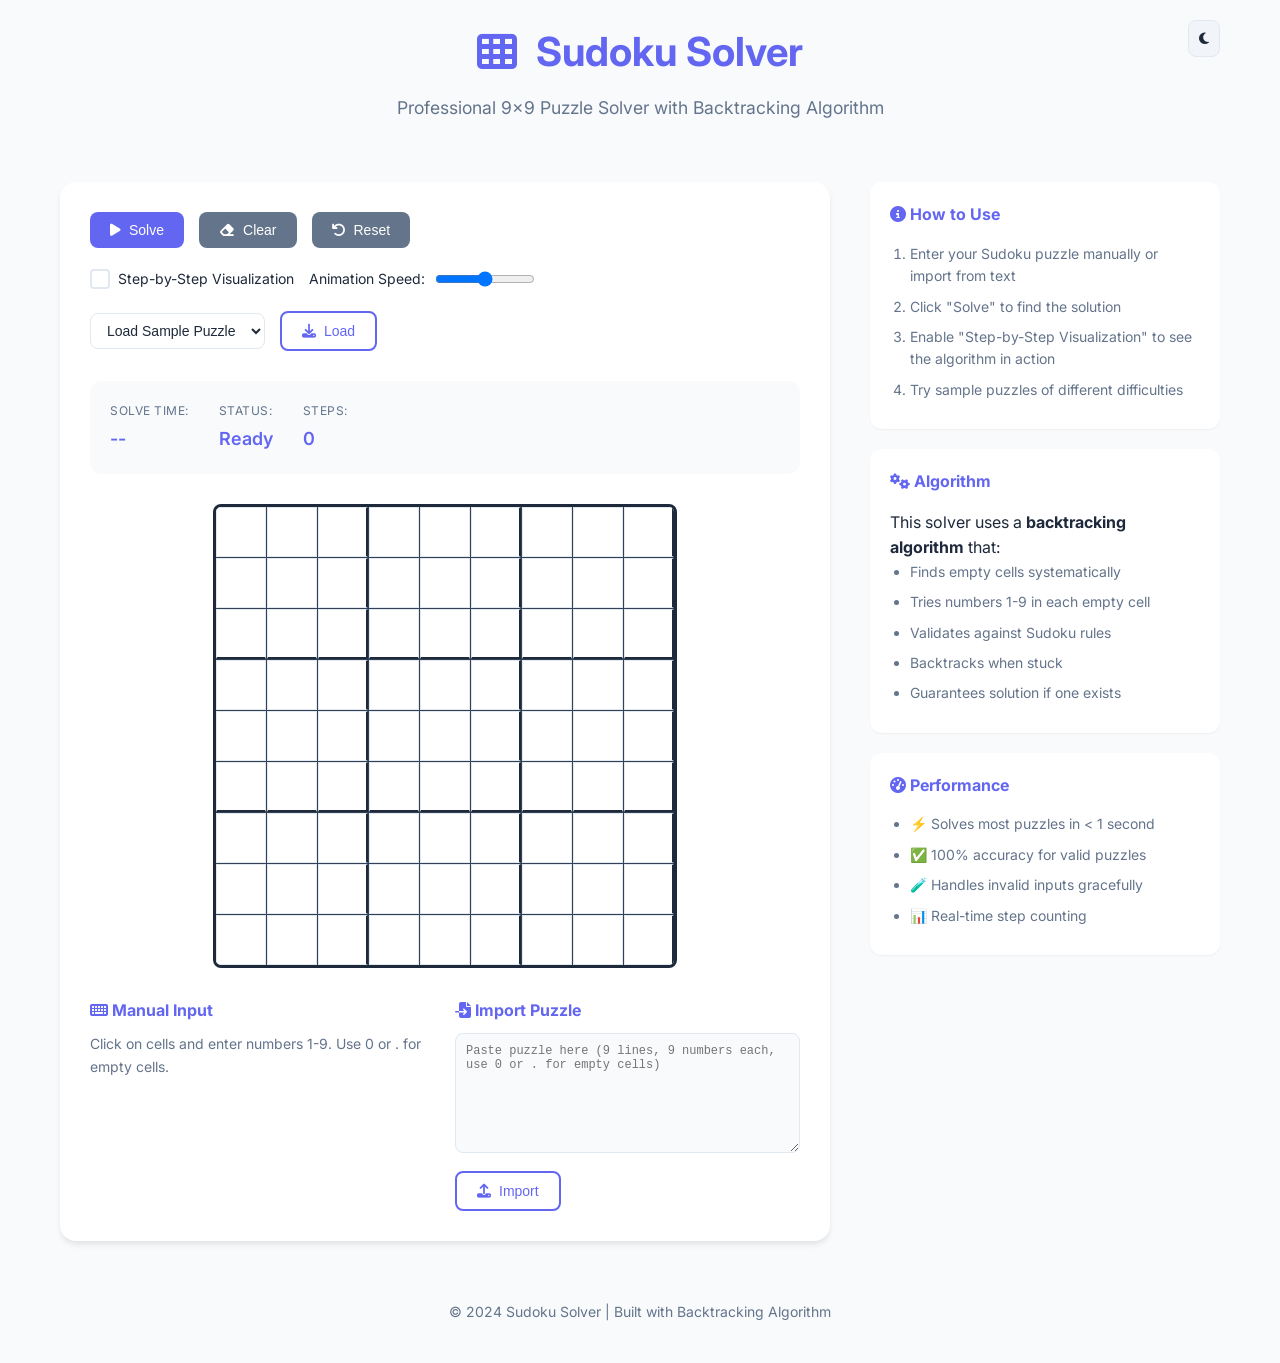
<file: index.html>
<!DOCTYPE html>
<html lang="en">
<head>
    <meta charset="UTF-8">
    <meta name="viewport" content="width=device-width, initial-scale=1.0">
    <title>Sudoku Solver - Professional Puzzle Solver</title>
    <link rel="stylesheet" href="styles.css">
    <link href="https://fonts.googleapis.com/css2?family=Inter:wght@300;400;500;600;700&display=swap" rel="stylesheet">
    <link rel="stylesheet" href="https://cdnjs.cloudflare.com/ajax/libs/font-awesome/6.4.0/css/all.min.css">
</head>
<body>
    <div class="container">
        <header>
            <h1><i class="fas fa-th"></i> Sudoku Solver</h1>
            <p class="subtitle">Professional 9×9 Puzzle Solver with Backtracking Algorithm</p>
            <div class="theme-toggle">
                <button id="themeToggle" class="btn-icon">
                    <i class="fas fa-moon"></i>
                </button>
            </div>
        </header>

        <main>
            <div class="solver-section">
                <div class="controls">
                    <div class="control-group">
                        <button id="solveBtn" class="btn btn-primary">
                            <i class="fas fa-play"></i> Solve
                        </button>
                        <button id="clearBtn" class="btn btn-secondary">
                            <i class="fas fa-eraser"></i> Clear
                        </button>
                        <button id="resetBtn" class="btn btn-secondary">
                            <i class="fas fa-undo"></i> Reset
                        </button>
                    </div>
                    
                    <div class="control-group">
                        <label class="checkbox-label">
                            <input type="checkbox" id="visualizeMode">
                            <span class="checkmark"></span>
                            Step-by-Step Visualization
                        </label>
                        <div class="speed-control">
                            <label for="speedSlider">Animation Speed:</label>
                            <input type="range" id="speedSlider" min="1" max="100" value="50">
                        </div>
                    </div>

                    <div class="control-group">
                        <select id="difficultySelect" class="select">
                            <option value="">Load Sample Puzzle</option>
                            <option value="easy">Easy</option>
                            <option value="medium">Medium</option>
                            <option value="hard">Hard</option>
                            <option value="expert">Expert</option>
                        </select>
                        <button id="loadSampleBtn" class="btn btn-outline">
                            <i class="fas fa-download"></i> Load
                        </button>
                    </div>
                </div>

                <div class="stats">
                    <div class="stat-item">
                        <span class="stat-label">Solve Time:</span>
                        <span id="solveTime" class="stat-value">--</span>
                    </div>
                    <div class="stat-item">
                        <span class="stat-label">Status:</span>
                        <span id="status" class="stat-value">Ready</span>
                    </div>
                    <div class="stat-item">
                        <span class="stat-label">Steps:</span>
                        <span id="steps" class="stat-value">0</span>
                    </div>
                </div>

                <div class="sudoku-grid-container">
                    <div id="sudokuGrid" class="sudoku-grid"></div>
                </div>

                <div class="input-methods">
                    <div class="input-method">
                        <h3><i class="fas fa-keyboard"></i> Manual Input</h3>
                        <p>Click on cells and enter numbers 1-9. Use 0 or . for empty cells.</p>
                    </div>
                    <div class="input-method">
                        <h3><i class="fas fa-file-import"></i> Import Puzzle</h3>
                        <textarea id="puzzleInput" placeholder="Paste puzzle here (9 lines, 9 numbers each, use 0 or . for empty cells)"></textarea>
                        <button id="importBtn" class="btn btn-outline">
                            <i class="fas fa-upload"></i> Import
                        </button>
                    </div>
                </div>
            </div>

            <div class="info-section">
                <div class="info-card">
                    <h3><i class="fas fa-info-circle"></i> How to Use</h3>
                    <ol>
                        <li>Enter your Sudoku puzzle manually or import from text</li>
                        <li>Click "Solve" to find the solution</li>
                        <li>Enable "Step-by-Step Visualization" to see the algorithm in action</li>
                        <li>Try sample puzzles of different difficulties</li>
                    </ol>
                </div>

                <div class="info-card">
                    <h3><i class="fas fa-cogs"></i> Algorithm</h3>
                    <p>This solver uses a <strong>backtracking algorithm</strong> that:</p>
                    <ul>
                        <li>Finds empty cells systematically</li>
                        <li>Tries numbers 1-9 in each empty cell</li>
                        <li>Validates against Sudoku rules</li>
                        <li>Backtracks when stuck</li>
                        <li>Guarantees solution if one exists</li>
                    </ul>
                </div>

                <div class="info-card">
                    <h3><i class="fas fa-tachometer-alt"></i> Performance</h3>
                    <ul>
                        <li>⚡ Solves most puzzles in &lt; 1 second</li>
                        <li>✅ 100% accuracy for valid puzzles</li>
                        <li>🧪 Handles invalid inputs gracefully</li>
                        <li>📊 Real-time step counting</li>
                    </ul>
                </div>
            </div>
        </main>

        <footer>
            <p>&copy; 2024 Sudoku Solver | Built with Backtracking Algorithm</p>
        </footer>
    </div>

    <div id="notification" class="notification"></div>

    <script src="script.js"></script>
</body>
</html>
</file>
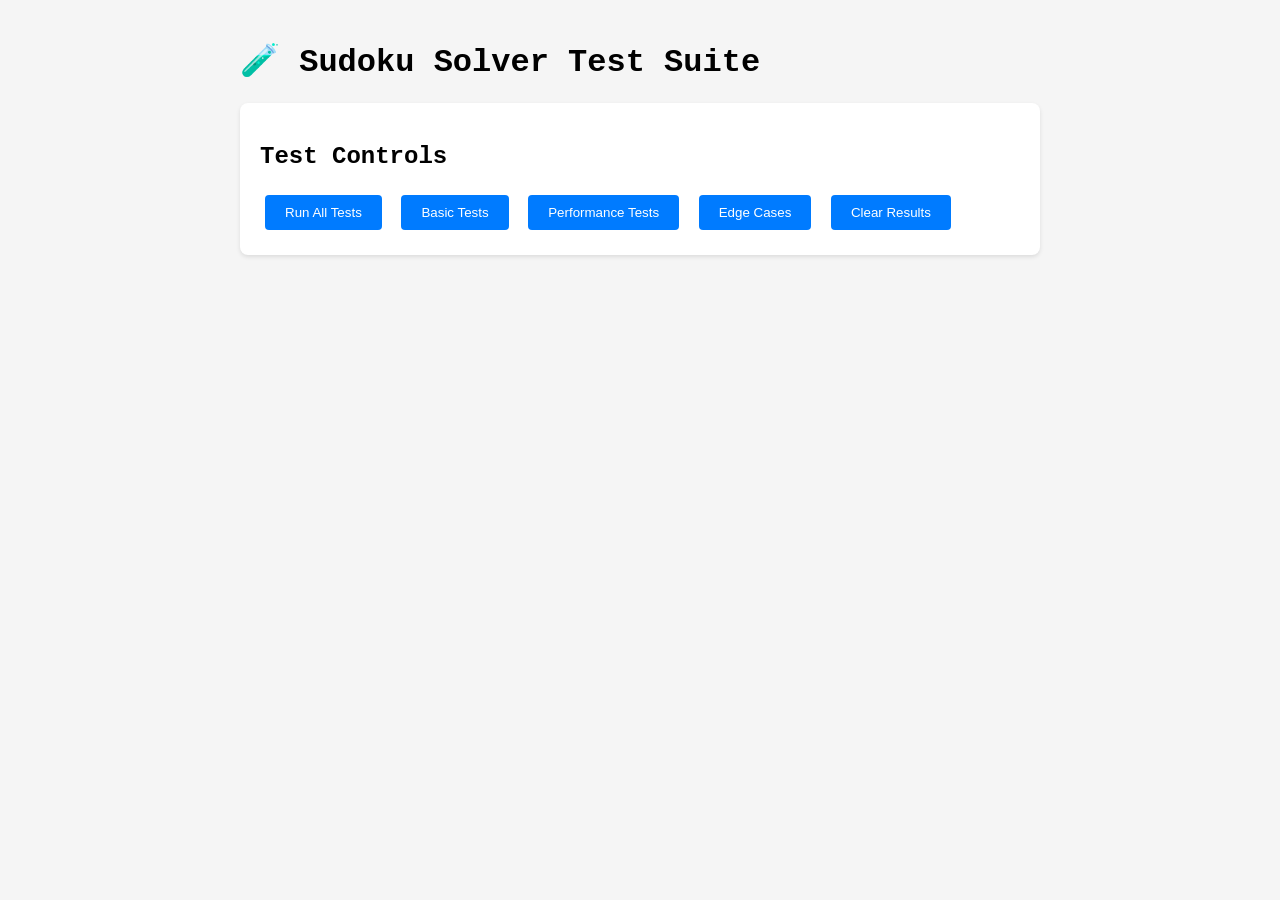
<file: test.html>
<!DOCTYPE html>
<html lang="en">
<head>
    <meta charset="UTF-8">
    <meta name="viewport" content="width=device-width, initial-scale=1.0">
    <title>Sudoku Solver - Test Suite</title>
    <style>
        body {
            font-family: 'Courier New', monospace;
            max-width: 800px;
            margin: 0 auto;
            padding: 20px;
            background: #f5f5f5;
        }
        .test-container {
            background: white;
            padding: 20px;
            border-radius: 8px;
            margin-bottom: 20px;
            box-shadow: 0 2px 4px rgba(0,0,0,0.1);
        }
        .test-result {
            padding: 10px;
            margin: 5px 0;
            border-radius: 4px;
        }
        .pass {
            background: #d4edda;
            color: #155724;
            border: 1px solid #c3e6cb;
        }
        .fail {
            background: #f8d7da;
            color: #721c24;
            border: 1px solid #f5c6cb;
        }
        .info {
            background: #d1ecf1;
            color: #0c5460;
            border: 1px solid #bee5eb;
        }
        button {
            background: #007bff;
            color: white;
            border: none;
            padding: 10px 20px;
            border-radius: 4px;
            cursor: pointer;
            margin: 5px;
        }
        button:hover {
            background: #0056b3;
        }
        pre {
            background: #f8f9fa;
            padding: 10px;
            border-radius: 4px;
            overflow-x: auto;
        }
    </style>
</head>
<body>
    <h1>🧪 Sudoku Solver Test Suite</h1>
    
    <div class="test-container">
        <h2>Test Controls</h2>
        <button onclick="runAllTests()">Run All Tests</button>
        <button onclick="runBasicTests()">Basic Tests</button>
        <button onclick="runPerformanceTests()">Performance Tests</button>
        <button onclick="runEdgeCaseTests()">Edge Cases</button>
        <button onclick="clearResults()">Clear Results</button>
    </div>

    <div id="results"></div>

    <script src="script.js"></script>
    <script>
        let solver;
        let testResults = [];

        function initializeSolver() {
            solver = new SudokuSolver();
        }

        function clearResults() {
            document.getElementById('results').innerHTML = '';
            testResults = [];
        }

        function addResult(testName, passed, message, details = '') {
            const result = {
                name: testName,
                passed: passed,
                message: message,
                details: details
            };
            testResults.push(result);
            displayResult(result);
        }

        function displayResult(result) {
            const resultsDiv = document.getElementById('results');
            const resultDiv = document.createElement('div');
            resultDiv.className = `test-result ${result.passed ? 'pass' : 'fail'}`;
            
            let content = `<strong>${result.name}:</strong> ${result.message}`;
            if (result.details) {
                content += `<pre>${result.details}</pre>`;
            }
            
            resultDiv.innerHTML = content;
            resultsDiv.appendChild(resultDiv);
        }

        function addInfo(message) {
            const resultsDiv = document.getElementById('results');
            const infoDiv = document.createElement('div');
            infoDiv.className = 'test-result info';
            infoDiv.innerHTML = `<strong>Info:</strong> ${message}`;
            resultsDiv.appendChild(infoDiv);
        }

        // Test Helper Functions
        function createTestGrid(puzzleString) {
            const grid = Array(9).fill().map(() => Array(9).fill(0));
            for (let row = 0; row < 9; row++) {
                for (let col = 0; col < 9; col++) {
                    const char = puzzleString[row * 9 + col];
                    grid[row][col] = char === '0' || char === '.' ? 0 : parseInt(char);
                }
            }
            return grid;
        }

        function gridToString(grid) {
            return grid.map(row => row.join('')).join('\n');
        }

        function isValidSudoku(grid) {
            // Check rows
            for (let row = 0; row < 9; row++) {
                const seen = new Set();
                for (let col = 0; col < 9; col++) {
                    const val = grid[row][col];
                    if (val !== 0) {
                        if (seen.has(val)) return false;
                        seen.add(val);
                    }
                }
            }

            // Check columns
            for (let col = 0; col < 9; col++) {
                const seen = new Set();
                for (let row = 0; row < 9; row++) {
                    const val = grid[row][col];
                    if (val !== 0) {
                        if (seen.has(val)) return false;
                        seen.add(val);
                    }
                }
            }

            // Check 3x3 boxes
            for (let boxRow = 0; boxRow < 3; boxRow++) {
                for (let boxCol = 0; boxCol < 3; boxCol++) {
                    const seen = new Set();
                    for (let row = boxRow * 3; row < boxRow * 3 + 3; row++) {
                        for (let col = boxCol * 3; col < boxCol * 3 + 3; col++) {
                            const val = grid[row][col];
                            if (val !== 0) {
                                if (seen.has(val)) return false;
                                seen.add(val);
                            }
                        }
                    }
                }
            }

            return true;
        }

        // Basic Tests
        function runBasicTests() {
            addInfo('Running Basic Tests...');

            // Test 1: Empty Grid
            try {
                const emptyGrid = Array(9).fill().map(() => Array(9).fill(0));
                solver.copyGrid(emptyGrid, solver.grid);
                const result = solver.solveWithBacktracking();
                addResult('Empty Grid Test', result !== false, 
                    result !== false ? 'PASS - Empty grid can be solved' : 'FAIL - Empty grid solving failed');
            } catch (error) {
                addResult('Empty Grid Test', false, `FAIL - Error: ${error.message}`);
            }

            // Test 2: Valid Easy Puzzle
            try {
                const easyPuzzle = "530070000600195000098000060800060003400803001700020006060000280000419005000080079";
                const testGrid = createTestGrid(easyPuzzle);
                solver.copyGrid(testGrid, solver.grid);
                const result = solver.solveWithBacktracking();
                const isValid = result && isValidSudoku(solver.grid);
                addResult('Easy Puzzle Test', isValid, 
                    isValid ? 'PASS - Easy puzzle solved correctly' : 'FAIL - Easy puzzle solution invalid',
                    isValid ? gridToString(solver.grid) : '');
            } catch (error) {
                addResult('Easy Puzzle Test', false, `FAIL - Error: ${error.message}`);
            }

            // Test 3: Invalid Input Detection
            try {
                const invalidPuzzle = "530070000600195000098000060800060003400803001700020006060000280000419005000080079";
                const testGrid = createTestGrid(invalidPuzzle);
                // Make it invalid by adding a duplicate
                testGrid[0][0] = 5;
                testGrid[0][1] = 5;
                solver.copyGrid(testGrid, solver.grid);
                const isValid = solver.validateGrid();
                addResult('Invalid Input Detection', !isValid, 
                    !isValid ? 'PASS - Invalid input detected' : 'FAIL - Invalid input not detected');
            } catch (error) {
                addResult('Invalid Input Detection', false, `FAIL - Error: ${error.message}`);
            }

            // Test 4: Already Solved Puzzle
            try {
                const solvedPuzzle = "534678912672195348198342567859761423426853791713924856961537284287419635345286179";
                const testGrid = createTestGrid(solvedPuzzle);
                solver.copyGrid(testGrid, solver.grid);
                const result = solver.solveWithBacktracking();
                const isValid = result && isValidSudoku(solver.grid);
                addResult('Solved Puzzle Test', isValid, 
                    isValid ? 'PASS - Already solved puzzle handled correctly' : 'FAIL - Solved puzzle handling failed');
            } catch (error) {
                addResult('Solved Puzzle Test', false, `FAIL - Error: ${error.message}`);
            }
        }

        // Performance Tests
        function runPerformanceTests() {
            addInfo('Running Performance Tests...');

            // Test 1: Solve Time Measurement
            try {
                const mediumPuzzle = "040001000000700050100000060002060400000000000004020900030000007008003000000600040";
                const testGrid = createTestGrid(mediumPuzzle);
                solver.copyGrid(testGrid, solver.grid);
                
                const startTime = performance.now();
                const result = solver.solveWithBacktracking();
                const endTime = performance.now();
                const solveTime = endTime - startTime;
                
                const passed = result && solveTime < 1000; // Should solve in under 1 second
                addResult('Performance Test', passed, 
                    passed ? `PASS - Solved in ${solveTime.toFixed(2)}ms` : `FAIL - Too slow: ${solveTime.toFixed(2)}ms`);
            } catch (error) {
                addResult('Performance Test', false, `FAIL - Error: ${error.message}`);
            }

            // Test 2: Hard Puzzle Performance
            try {
                const hardPuzzle = "000000000000003085001020000000507000004000100090000000500000073002010000000040009";
                const testGrid = createTestGrid(hardPuzzle);
                solver.copyGrid(testGrid, solver.grid);
                
                const startTime = performance.now();
                const result = solver.solveWithBacktracking();
                const endTime = performance.now();
                const solveTime = endTime - startTime;
                
                const passed = result && solveTime < 5000; // Should solve in under 5 seconds
                addResult('Hard Puzzle Performance', passed, 
                    passed ? `PASS - Hard puzzle solved in ${solveTime.toFixed(2)}ms` : `FAIL - Hard puzzle too slow: ${solveTime.toFixed(2)}ms`);
            } catch (error) {
                addResult('Hard Puzzle Performance', false, `FAIL - Error: ${error.message}`);
            }
        }

        // Edge Case Tests
        function runEdgeCaseTests() {
            addInfo('Running Edge Case Tests...');

            // Test 1: Single Cell Grid
            try {
                const singleCellPuzzle = "100000000000000000000000000000000000000000000000000000000000000000000000000000000";
                const testGrid = createTestGrid(singleCellPuzzle);
                solver.copyGrid(testGrid, solver.grid);
                const result = solver.solveWithBacktracking();
                const isValid = result && isValidSudoku(solver.grid);
                addResult('Single Cell Test', isValid, 
                    isValid ? 'PASS - Single cell grid solved' : 'FAIL - Single cell grid failed');
            } catch (error) {
                addResult('Single Cell Test', false, `FAIL - Error: ${error.message}`);
            }

            // Test 2: No Solution Puzzle
            try {
                const impossiblePuzzle = "111000000000000000000000000000000000000000000000000000000000000000000000000000000";
                const testGrid = createTestGrid(impossiblePuzzle);
                solver.copyGrid(testGrid, solver.grid);
                const result = solver.solveWithBacktracking();
                addResult('No Solution Test', result === false, 
                    result === false ? 'PASS - Impossible puzzle correctly identified' : 'FAIL - Impossible puzzle not detected');
            } catch (error) {
                addResult('No Solution Test', false, `FAIL - Error: ${error.message}`);
            }

            // Test 3: Maximum Empty Cells
            try {
                const maxEmptyPuzzle = "000000000000000000000000000000000000000000000000000000000000000000000000000000000";
                const testGrid = createTestGrid(maxEmptyPuzzle);
                solver.copyGrid(testGrid, solver.grid);
                
                const startTime = performance.now();
                const result = solver.solveWithBacktracking();
                const endTime = performance.now();
                const solveTime = endTime - startTime;
                
                const passed = result && solveTime < 10000; // Should solve in under 10 seconds
                addResult('Maximum Empty Cells', passed, 
                    passed ? `PASS - Empty grid solved in ${solveTime.toFixed(2)}ms` : `FAIL - Empty grid too slow: ${solveTime.toFixed(2)}ms`);
            } catch (error) {
                addResult('Maximum Empty Cells', false, `FAIL - Error: ${error.message}`);
            }

            // Test 4: Import Format Validation
            try {
                const validImport = "530070000\n600195000\n098000060\n800060003\n400803001\n700020006\n060000280\n000419005\n000080079";
                const lines = validImport.split('\n').filter(line => line.trim());
                const validFormat = lines.length === 9 && lines.every(line => line.replace(/\s/g, '').length === 9);
                addResult('Import Format Validation', validFormat, 
                    validFormat ? 'PASS - Import format validation works' : 'FAIL - Import format validation failed');
            } catch (error) {
                addResult('Import Format Validation', false, `FAIL - Error: ${error.message}`);
            }
        }

        function runAllTests() {
            clearResults();
            addInfo('Starting Complete Test Suite...');
            runBasicTests();
            runPerformanceTests();
            runEdgeCaseTests();
            
            const passed = testResults.filter(r => r.passed).length;
            const total = testResults.length;
            addInfo(`Test Suite Complete: ${passed}/${total} tests passed (${((passed/total)*100).toFixed(1)}%)`);
        }

        // Initialize on page load
        window.addEventListener('load', () => {
            initializeSolver();
            addInfo('Test suite loaded. Click buttons to run tests.');
        });
    </script>
</body>
</html>
</file>
<file: styles.css>
:root {
    --primary-color: #6366f1;
    --primary-hover: #5558e3;
    --secondary-color: #64748b;
    --success-color: #10b981;
    --error-color: #ef4444;
    --warning-color: #f59e0b;
    --bg-primary: #ffffff;
    --bg-secondary: #f8fafc;
    --bg-tertiary: #f1f5f9;
    --text-primary: #1e293b;
    --text-secondary: #64748b;
    --border-color: #e2e8f0;
    --shadow-sm: 0 1px 2px 0 rgb(0 0 0 / 0.05);
    --shadow-md: 0 4px 6px -1px rgb(0 0 0 / 0.1);
    --shadow-lg: 0 10px 15px -3px rgb(0 0 0 / 0.1);
    --grid-border: #334155;
    --grid-border-thick: #1e293b;
    --cell-valid: #ffffff;
    --cell-invalid: #fee2e2;
    --cell-solving: #dbeafe;
    --cell-solved: #dcfce7;
}

[data-theme="dark"] {
    --primary-color: #818cf8;
    --primary-hover: #6366f1;
    --secondary-color: #94a3b8;
    --bg-primary: #0f172a;
    --bg-secondary: #1e293b;
    --bg-tertiary: #334155;
    --text-primary: #f1f5f9;
    --text-secondary: #94a3b8;
    --border-color: #475569;
    --grid-border: #64748b;
    --grid-border-thick: #94a3b8;
    --cell-valid: #1e293b;
    --cell-invalid: #7f1d1d;
    --cell-solving: #1e3a8a;
    --cell-solved: #14532d;
}

* {
    margin: 0;
    padding: 0;
    box-sizing: border-box;
}

body {
    font-family: 'Inter', -apple-system, BlinkMacSystemFont, sans-serif;
    background: var(--bg-secondary);
    color: var(--text-primary);
    line-height: 1.6;
    transition: background-color 0.3s ease, color 0.3s ease;
}

.container {
    max-width: 1200px;
    margin: 0 auto;
    padding: 20px;
    min-height: 100vh;
    display: flex;
    flex-direction: column;
}

header {
    text-align: center;
    margin-bottom: 40px;
    position: relative;
}

header h1 {
    font-size: 2.5rem;
    font-weight: 700;
    color: var(--primary-color);
    margin-bottom: 10px;
}

header h1 i {
    margin-right: 10px;
}

.subtitle {
    color: var(--text-secondary);
    font-size: 1.1rem;
    margin-bottom: 20px;
}

.theme-toggle {
    position: absolute;
    top: 0;
    right: 0;
}

.btn-icon {
    background: var(--bg-tertiary);
    border: 1px solid var(--border-color);
    border-radius: 8px;
    padding: 10px;
    cursor: pointer;
    transition: all 0.3s ease;
    color: var(--text-primary);
}

.btn-icon:hover {
    background: var(--primary-color);
    color: white;
    transform: translateY(-2px);
}

main {
    display: grid;
    grid-template-columns: 1fr 350px;
    gap: 40px;
    flex: 1;
}

.solver-section {
    background: var(--bg-primary);
    border-radius: 16px;
    padding: 30px;
    box-shadow: var(--shadow-md);
}

.controls {
    display: flex;
    flex-direction: column;
    gap: 20px;
    margin-bottom: 30px;
}

.control-group {
    display: flex;
    gap: 15px;
    align-items: center;
    flex-wrap: wrap;
}

.btn {
    padding: 10px 20px;
    border: none;
    border-radius: 8px;
    font-weight: 500;
    cursor: pointer;
    transition: all 0.3s ease;
    display: inline-flex;
    align-items: center;
    gap: 8px;
    font-size: 14px;
}

.btn-primary {
    background: var(--primary-color);
    color: white;
}

.btn-primary:hover {
    background: var(--primary-hover);
    transform: translateY(-2px);
    box-shadow: var(--shadow-md);
}

.btn-secondary {
    background: var(--secondary-color);
    color: white;
}

.btn-secondary:hover {
    background: #475569;
    transform: translateY(-2px);
}

.btn-outline {
    background: transparent;
    border: 2px solid var(--primary-color);
    color: var(--primary-color);
}

.btn-outline:hover {
    background: var(--primary-color);
    color: white;
    transform: translateY(-2px);
}

.btn:disabled {
    opacity: 0.5;
    cursor: not-allowed;
    transform: none;
}

.checkbox-label {
    display: flex;
    align-items: center;
    gap: 8px;
    cursor: pointer;
    font-size: 14px;
}

.checkbox-label input[type="checkbox"] {
    display: none;
}

.checkmark {
    width: 20px;
    height: 20px;
    border: 2px solid var(--border-color);
    border-radius: 4px;
    position: relative;
    transition: all 0.3s ease;
}

.checkbox-label input[type="checkbox"]:checked + .checkmark {
    background: var(--primary-color);
    border-color: var(--primary-color);
}

.checkbox-label input[type="checkbox"]:checked + .checkmark::after {
    content: '✓';
    position: absolute;
    top: 50%;
    left: 50%;
    transform: translate(-50%, -50%);
    color: white;
    font-size: 12px;
}

.speed-control {
    display: flex;
    align-items: center;
    gap: 10px;
    font-size: 14px;
}

.speed-control input[type="range"] {
    width: 100px;
}

.select {
    padding: 8px 12px;
    border: 1px solid var(--border-color);
    border-radius: 8px;
    background: var(--bg-primary);
    color: var(--text-primary);
    font-size: 14px;
    cursor: pointer;
}

.stats {
    display: flex;
    gap: 30px;
    margin-bottom: 30px;
    padding: 20px;
    background: var(--bg-secondary);
    border-radius: 12px;
}

.stat-item {
    display: flex;
    flex-direction: column;
    gap: 5px;
}

.stat-label {
    font-size: 12px;
    color: var(--text-secondary);
    text-transform: uppercase;
    letter-spacing: 0.5px;
}

.stat-value {
    font-size: 18px;
    font-weight: 600;
    color: var(--primary-color);
}

.sudoku-grid-container {
    display: flex;
    justify-content: center;
    margin-bottom: 30px;
}

.sudoku-grid {
    display: grid;
    grid-template-columns: repeat(9, 50px);
    grid-template-rows: repeat(9, 50px);
    gap: 1px;
    background: var(--grid-border);
    border: 3px solid var(--grid-border-thick);
    border-radius: 8px;
    overflow: hidden;
}

.sudoku-cell {
    background: var(--cell-valid);
    border: 1px solid var(--border-color);
    display: flex;
    align-items: center;
    justify-content: center;
    font-size: 18px;
    font-weight: 500;
    cursor: pointer;
    transition: all 0.3s ease;
    position: relative;
}

.sudoku-cell:hover {
    background: var(--bg-tertiary);
    transform: scale(1.05);
    z-index: 1;
}

.sudoku-cell:focus {
    outline: 2px solid var(--primary-color);
    outline-offset: -2px;
    z-index: 2;
}

.sudoku-cell.invalid {
    background: var(--cell-invalid);
    color: var(--error-color);
    animation: shake 0.5s;
}

.sudoku-cell.solving {
    background: var(--cell-solving);
    color: var(--primary-color);
    animation: pulse 1s infinite;
}

.sudoku-cell.solved {
    background: var(--cell-solved);
    color: var(--success-color);
}

.sudoku-cell.original {
    background: var(--bg-tertiary);
    font-weight: 700;
    color: var(--text-primary);
}

/* 3x3 box borders */
.sudoku-cell:nth-child(3n) {
    border-right: 2px solid var(--grid-border-thick);
}

.sudoku-cell:nth-child(n+19):nth-child(-n+27),
.sudoku-cell:nth-child(n+46):nth-child(-n+54) {
    border-bottom: 2px solid var(--grid-border-thick);
}

.input-methods {
    display: grid;
    grid-template-columns: 1fr 1fr;
    gap: 20px;
}

.input-method h3 {
    margin-bottom: 10px;
    color: var(--primary-color);
    font-size: 16px;
}

.input-method p {
    color: var(--text-secondary);
    font-size: 14px;
    margin-bottom: 15px;
}

#puzzleInput {
    width: 100%;
    height: 120px;
    padding: 10px;
    border: 1px solid var(--border-color);
    border-radius: 8px;
    background: var(--bg-secondary);
    color: var(--text-primary);
    font-family: 'Courier New', monospace;
    font-size: 12px;
    resize: vertical;
    margin-bottom: 10px;
}

.info-section {
    display: flex;
    flex-direction: column;
    gap: 20px;
}

.info-card {
    background: var(--bg-primary);
    border-radius: 12px;
    padding: 20px;
    box-shadow: var(--shadow-sm);
}

.info-card h3 {
    color: var(--primary-color);
    margin-bottom: 15px;
    font-size: 16px;
}

.info-card ul, .info-card ol {
    margin-left: 20px;
    color: var(--text-secondary);
    font-size: 14px;
}

.info-card li {
    margin-bottom: 8px;
}

footer {
    text-align: center;
    margin-top: 40px;
    padding: 20px;
    color: var(--text-secondary);
    font-size: 14px;
}

.notification {
    position: fixed;
    top: 20px;
    right: 20px;
    padding: 15px 20px;
    border-radius: 8px;
    color: white;
    font-weight: 500;
    opacity: 0;
    transform: translateX(100%);
    transition: all 0.3s ease;
    z-index: 1000;
    max-width: 300px;
}

.notification.show {
    opacity: 1;
    transform: translateX(0);
}

.notification.success {
    background: var(--success-color);
}

.notification.error {
    background: var(--error-color);
}

.notification.warning {
    background: var(--warning-color);
}

@keyframes shake {
    0%, 100% { transform: translateX(0); }
    25% { transform: translateX(-5px); }
    75% { transform: translateX(5px); }
}

@keyframes pulse {
    0%, 100% { opacity: 1; }
    50% { opacity: 0.7; }
}

@media (max-width: 968px) {
    main {
        grid-template-columns: 1fr;
        gap: 30px;
    }
    
    .sudoku-grid {
        grid-template-columns: repeat(9, 40px);
        grid-template-rows: repeat(9, 40px);
    }
    
    .sudoku-cell {
        font-size: 16px;
    }
    
    .input-methods {
        grid-template-columns: 1fr;
    }
    
    header h1 {
        font-size: 2rem;
    }
}

@media (max-width: 480px) {
    .container {
        padding: 10px;
    }
    
    .solver-section {
        padding: 20px;
    }
    
    .sudoku-grid {
        grid-template-columns: repeat(9, 35px);
        grid-template-rows: repeat(9, 35px);
    }
    
    .sudoku-cell {
        font-size: 14px;
    }
    
    .control-group {
        flex-direction: column;
        align-items: stretch;
    }
    
    .stats {
        flex-direction: column;
        gap: 15px;
    }
}
</file>
